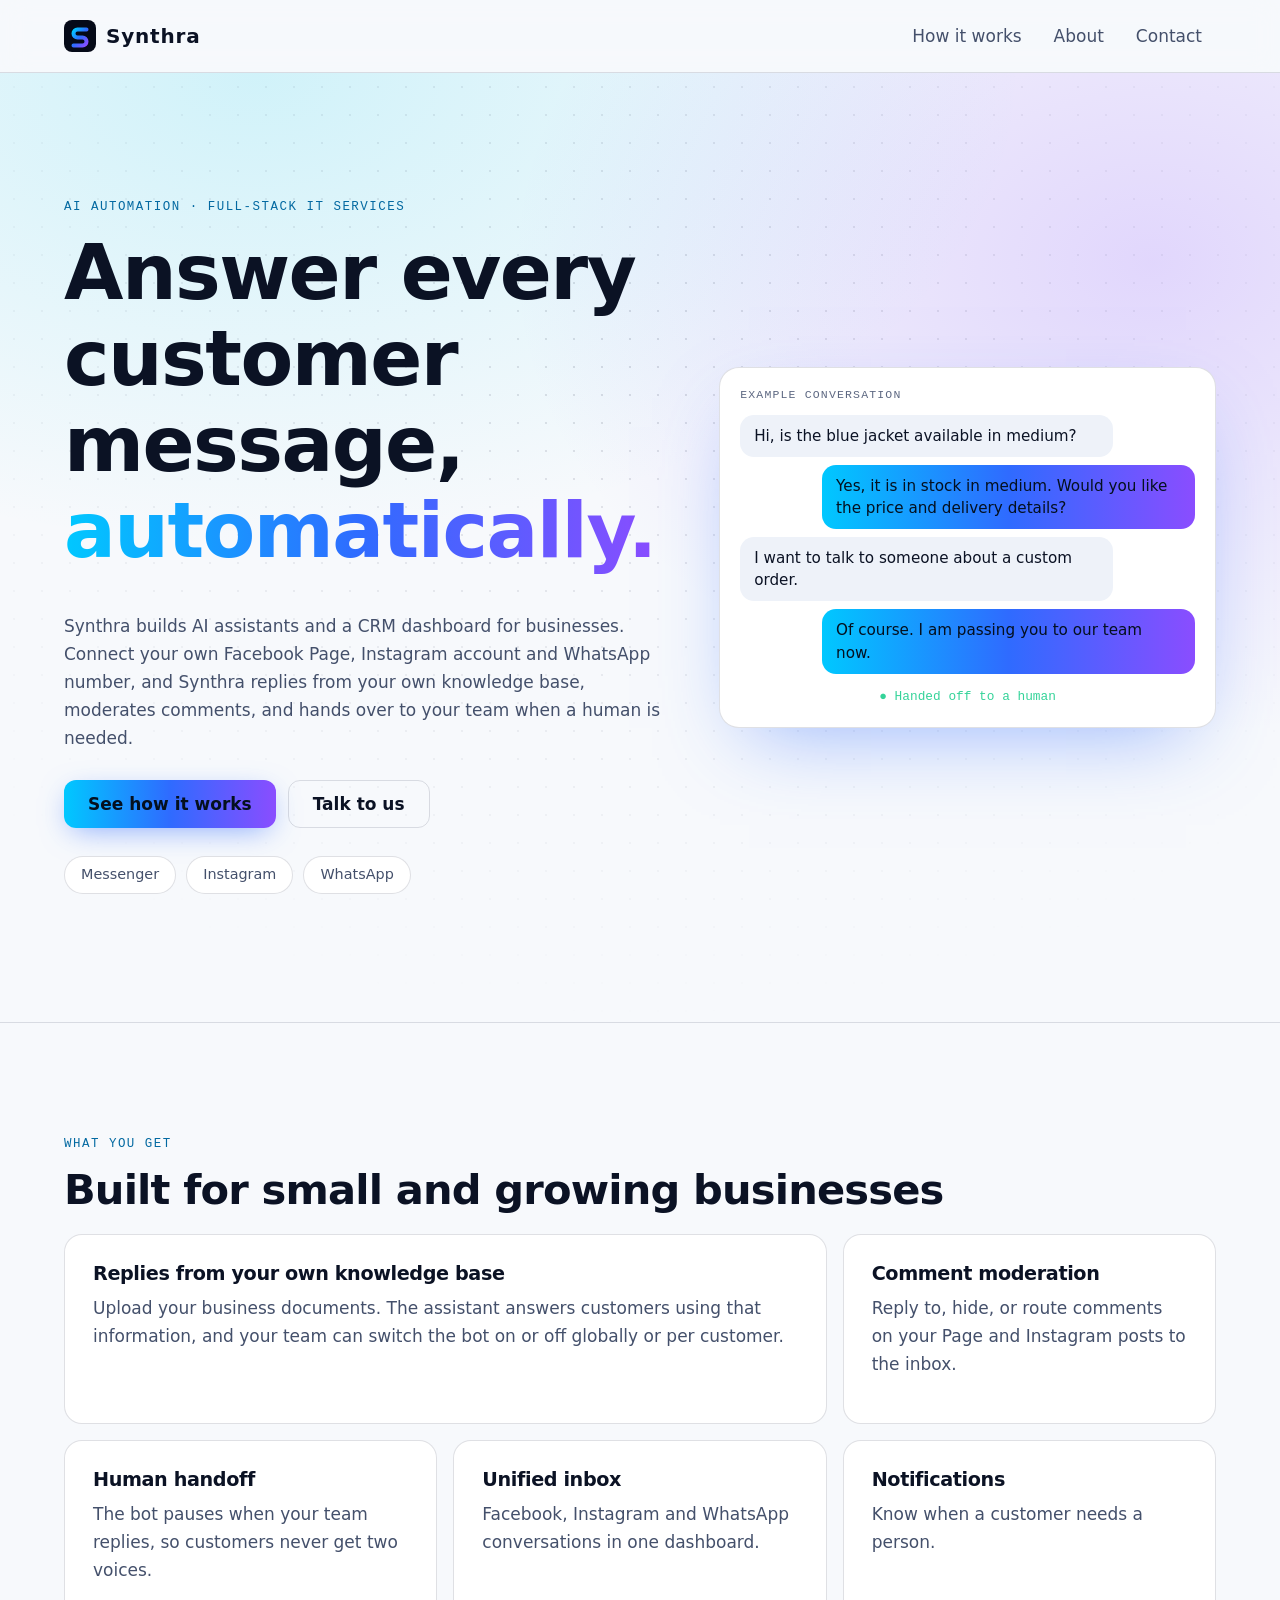
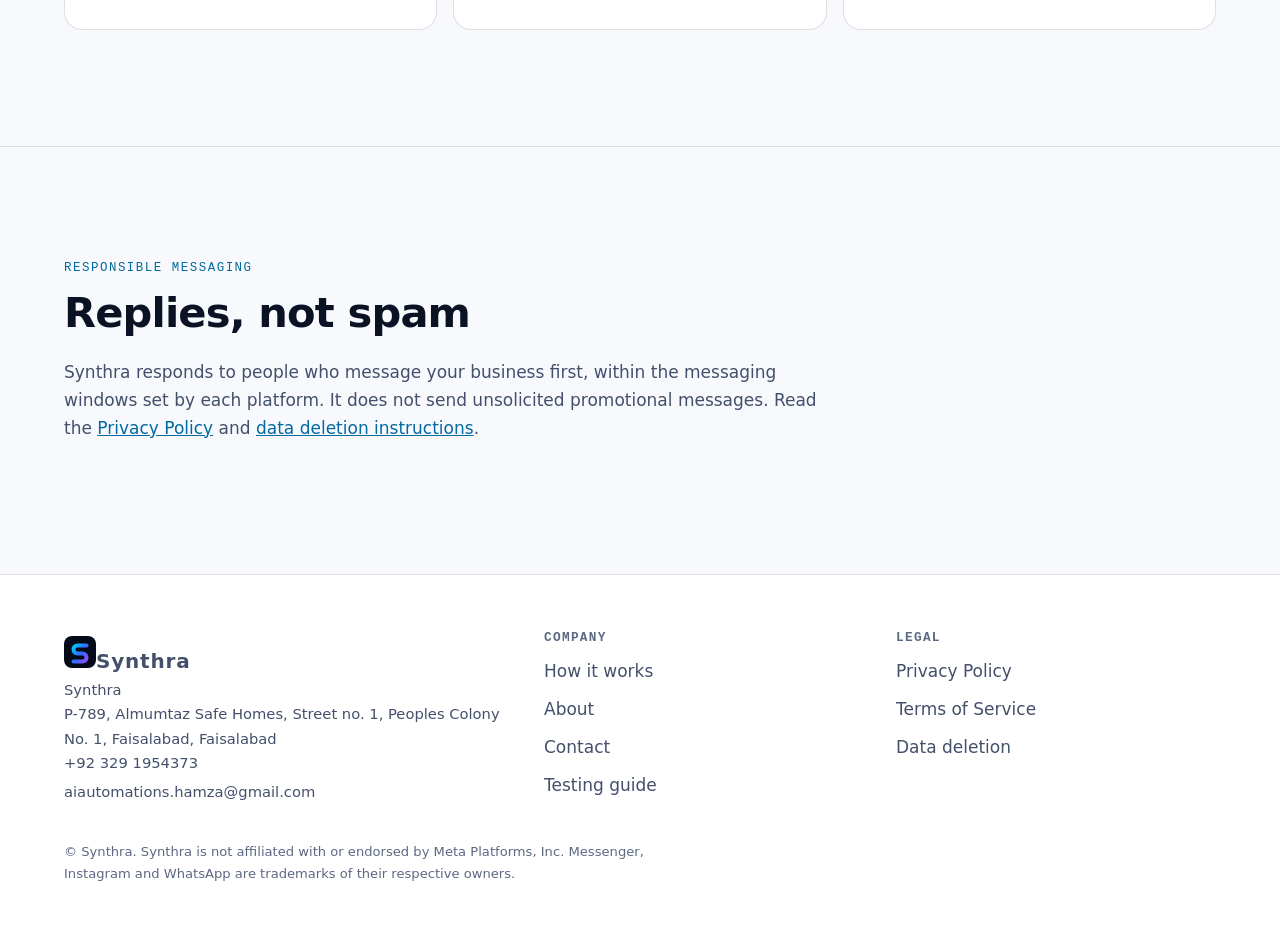
<file: index.html>
<!doctype html><html lang="en"><head><meta charset="utf-8"><meta name="viewport" content="width=device-width,initial-scale=1"><title>Synthra | AI customer messaging for Messenger, Instagram and WhatsApp</title><meta name="description" content="Synthra builds AI assistants and CRM tools that help businesses answer customer messages and moderate comments on Facebook, Instagram and WhatsApp."><link rel="canonical" href="https://www.synthra.online/"><link rel="icon" href="assets/logo.svg" type="image/svg+xml"><link rel="stylesheet" href="assets/styles.css">
<script type="application/ld+json">{"@context":"https://schema.org","@type":"Organization","name":"Synthra","legalName":"Synthra","url":"https://www.synthra.online","logo":"https://www.synthra.online/assets/logo.svg","email":"aiautomations.hamza@gmail.com","telephone":"+92 329 1954373","address":{"@type":"PostalAddress","streetAddress":"P-789, Almumtaz Safe Homes, Street no. 1, Peoples Colony No. 1","addressLocality":"Faisalabad","addressCountry":"PK"}}</script></head><body>
<a class="skip" href="#main">Skip to content</a>
<header class="hd"><div class="w nav"><a class="brand" href="index.html"><img src="assets/logo.svg" alt="" width="32" height="32">Synthra</a><nav aria-label="Main"><a href="how-it-works.html">How it works</a><a href="about.html">About</a><a href="contact.html">Contact</a></nav></div></header>
<main id="main">
<section class="hero"><div class="w"><div>
<span class="eyebrow">AI automation · Full-stack IT services</span>
<h1>Answer every customer message, <span class="grad">automatically.</span></h1>
<p>Synthra builds AI assistants and a CRM dashboard for businesses. Connect your own Facebook Page, Instagram account and WhatsApp number, and Synthra replies from your own knowledge base, moderates comments, and hands over to your team when a human is needed.</p>
<div class="cta"><a class="btn p" href="how-it-works.html">See how it works</a><a class="btn" href="contact.html">Talk to us</a></div>
<div class="chan" aria-label="Supported channels"><span>Messenger</span><span>Instagram</span><span>WhatsApp</span></div></div>
<div class="chat" role="img" aria-label="Example conversation between a customer and a business assistant"><small>Example conversation</small>
<div class="m u">Hi, is the blue jacket available in medium?</div>
<div class="m a">Yes, it is in stock in medium. Would you like the price and delivery details?</div>
<div class="m u">I want to talk to someone about a custom order.</div>
<div class="m a">Of course. I am passing you to our team now.</div>
<div class="note">● Handed off to a human</div></div></div></section>
<section class="sec"><div class="w"><span class="eyebrow">What you get</span><h2>Built for small and growing businesses</h2>
<div class="bento">
<div class="card wide"><h3>Replies from your own knowledge base</h3><p>Upload your business documents. The assistant answers customers using that information, and your team can switch the bot on or off globally or per customer.</p></div>
<div class="card"><h3>Comment moderation</h3><p>Reply to, hide, or route comments on your Page and Instagram posts to the inbox.</p></div>
<div class="card"><h3>Human handoff</h3><p>The bot pauses when your team replies, so customers never get two voices.</p></div>
<div class="card"><h3>Unified inbox</h3><p>Facebook, Instagram and WhatsApp conversations in one dashboard.</p></div>
<div class="card"><h3>Notifications</h3><p>Know when a customer needs a person.</p></div></div></div></section>
<section class="sec"><div class="w"><span class="eyebrow">Responsible messaging</span><h2>Replies, not spam</h2>
<p>Synthra responds to people who message your business first, within the messaging windows set by each platform. It does not send unsolicited promotional messages. Read the <a href="privacy.html">Privacy Policy</a> and <a href="data-deletion.html">data deletion instructions</a>.</p></div></section>
</main>
<footer class="ft"><div class="w"><div class="cols"><div><a class="brand" href="index.html"><img src="assets/logo.svg" alt="" width="32" height="32">Synthra</a><address>Synthra<br>P-789, Almumtaz Safe Homes, Street no. 1, Peoples Colony No. 1, Faisalabad, Faisalabad<br>+92 329 1954373<br><a href="mailto:aiautomations.hamza@gmail.com">aiautomations.hamza@gmail.com</a></address></div><div><h3>Company</h3><a href="how-it-works.html">How it works</a><a href="about.html">About</a><a href="contact.html">Contact</a><a href="testing.html">Testing guide</a></div><div><h3>Legal</h3><a href="privacy.html">Privacy Policy</a><a href="terms.html">Terms of Service</a><a href="data-deletion.html">Data deletion</a></div></div>
<p class="fine">© Synthra. Synthra is not affiliated with or endorsed by Meta Platforms, Inc. Messenger, Instagram and WhatsApp are trademarks of their respective owners.</p></div></footer></body></html>
</file>
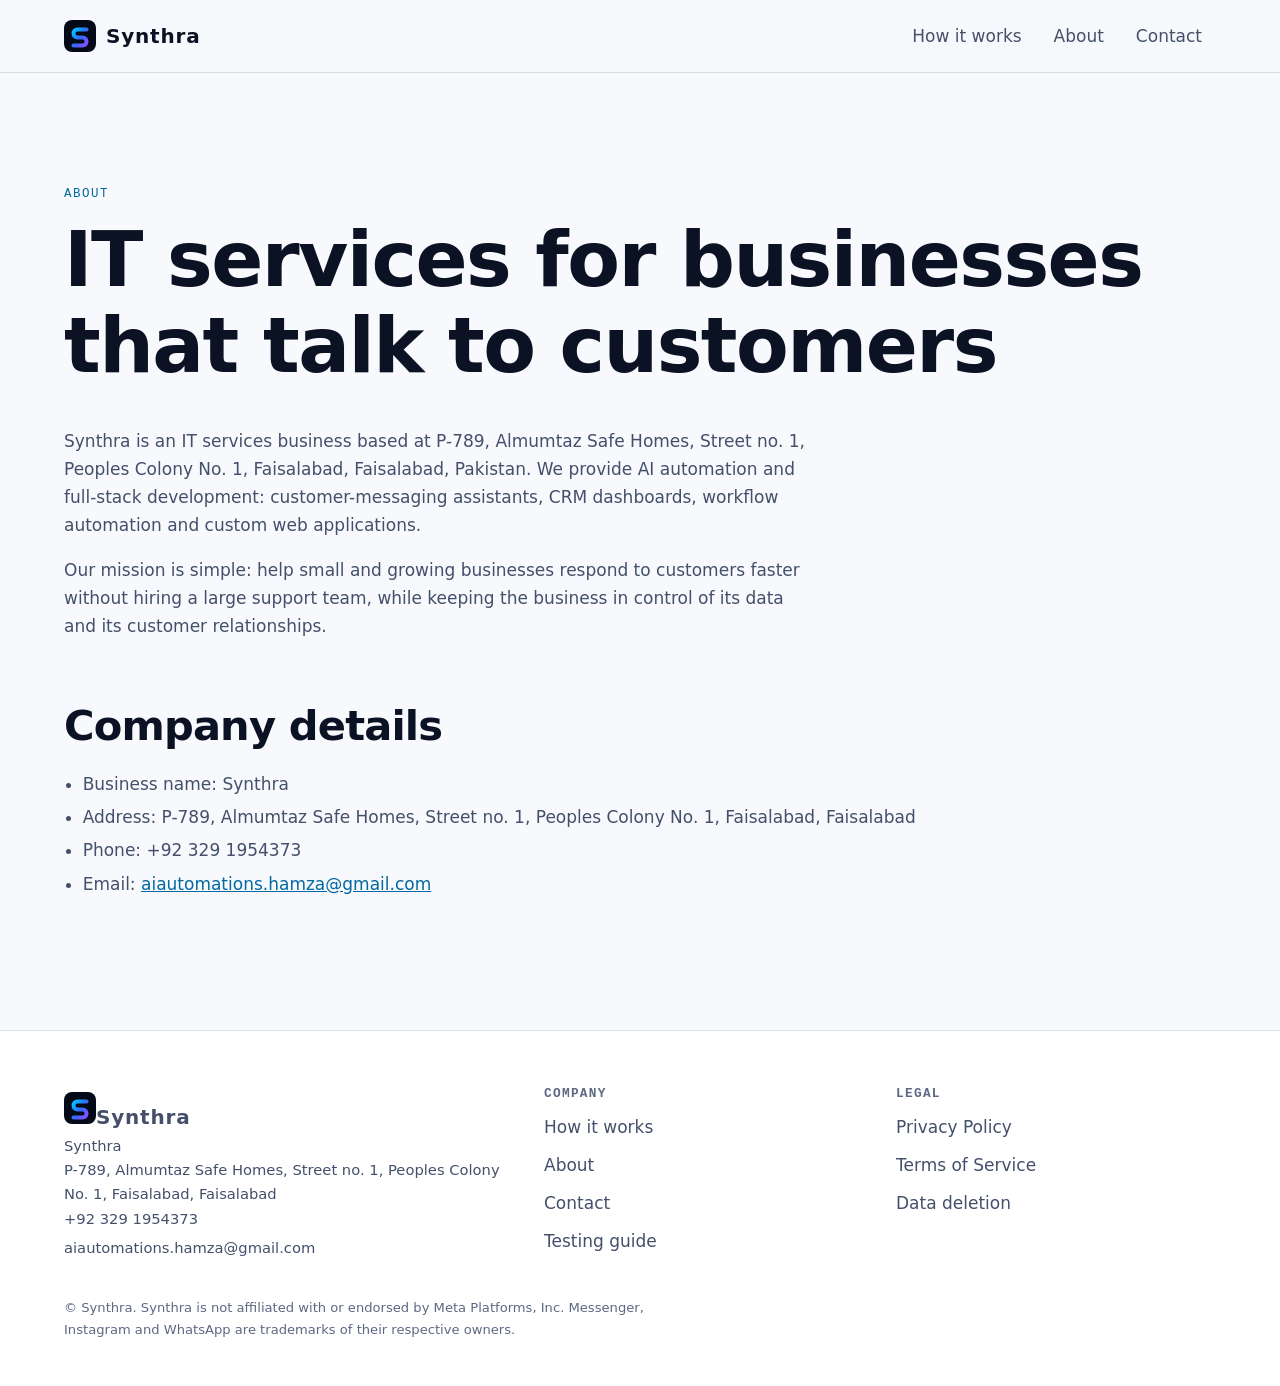
<file: about.html>
<!doctype html><html lang="en"><head><meta charset="utf-8"><meta name="viewport" content="width=device-width,initial-scale=1"><title>About | Synthra</title><meta name="description" content="Synthra is an IT services business in Faisalabad, Pakistan, specialising in AI automation and full-stack development."><link rel="canonical" href="https://www.synthra.online/about.html"><link rel="icon" href="assets/logo.svg" type="image/svg+xml"><link rel="stylesheet" href="assets/styles.css"></head><body>
<a class="skip" href="#main">Skip to content</a>
<header class="hd"><div class="w nav"><a class="brand" href="index.html"><img src="assets/logo.svg" alt="" width="32" height="32">Synthra</a><nav aria-label="Main"><a href="how-it-works.html">How it works</a><a href="about.html">About</a><a href="contact.html">Contact</a></nav></div></header>
<main id="main"><section class="sec" style="border:0"><div class="w"><span class="eyebrow">About</span><h1>IT services for businesses that talk to customers</h1>
<p>Synthra is an IT services business based at P-789, Almumtaz Safe Homes, Street no. 1, Peoples Colony No. 1, Faisalabad, Faisalabad, Pakistan. We provide AI automation and full-stack development: customer-messaging assistants, CRM dashboards, workflow automation and custom web applications.</p>
<p>Our mission is simple: help small and growing businesses respond to customers faster without hiring a large support team, while keeping the business in control of its data and its customer relationships.</p>
<h2 style="margin-top:1.5em">Company details</h2>
<ul class="f"><li>Business name: Synthra</li><li>Address: P-789, Almumtaz Safe Homes, Street no. 1, Peoples Colony No. 1, Faisalabad, Faisalabad</li><li>Phone: +92 329 1954373</li><li>Email: <a href="mailto:aiautomations.hamza@gmail.com">aiautomations.hamza@gmail.com</a></li></ul></div></section></main>
<footer class="ft"><div class="w"><div class="cols"><div><a class="brand" href="index.html"><img src="assets/logo.svg" alt="" width="32" height="32">Synthra</a><address>Synthra<br>P-789, Almumtaz Safe Homes, Street no. 1, Peoples Colony No. 1, Faisalabad, Faisalabad<br>+92 329 1954373<br><a href="mailto:aiautomations.hamza@gmail.com">aiautomations.hamza@gmail.com</a></address></div><div><h3>Company</h3><a href="how-it-works.html">How it works</a><a href="about.html">About</a><a href="contact.html">Contact</a><a href="testing.html">Testing guide</a></div><div><h3>Legal</h3><a href="privacy.html">Privacy Policy</a><a href="terms.html">Terms of Service</a><a href="data-deletion.html">Data deletion</a></div></div>
<p class="fine">© Synthra. Synthra is not affiliated with or endorsed by Meta Platforms, Inc. Messenger, Instagram and WhatsApp are trademarks of their respective owners.</p></div></footer></body></html>
</file>
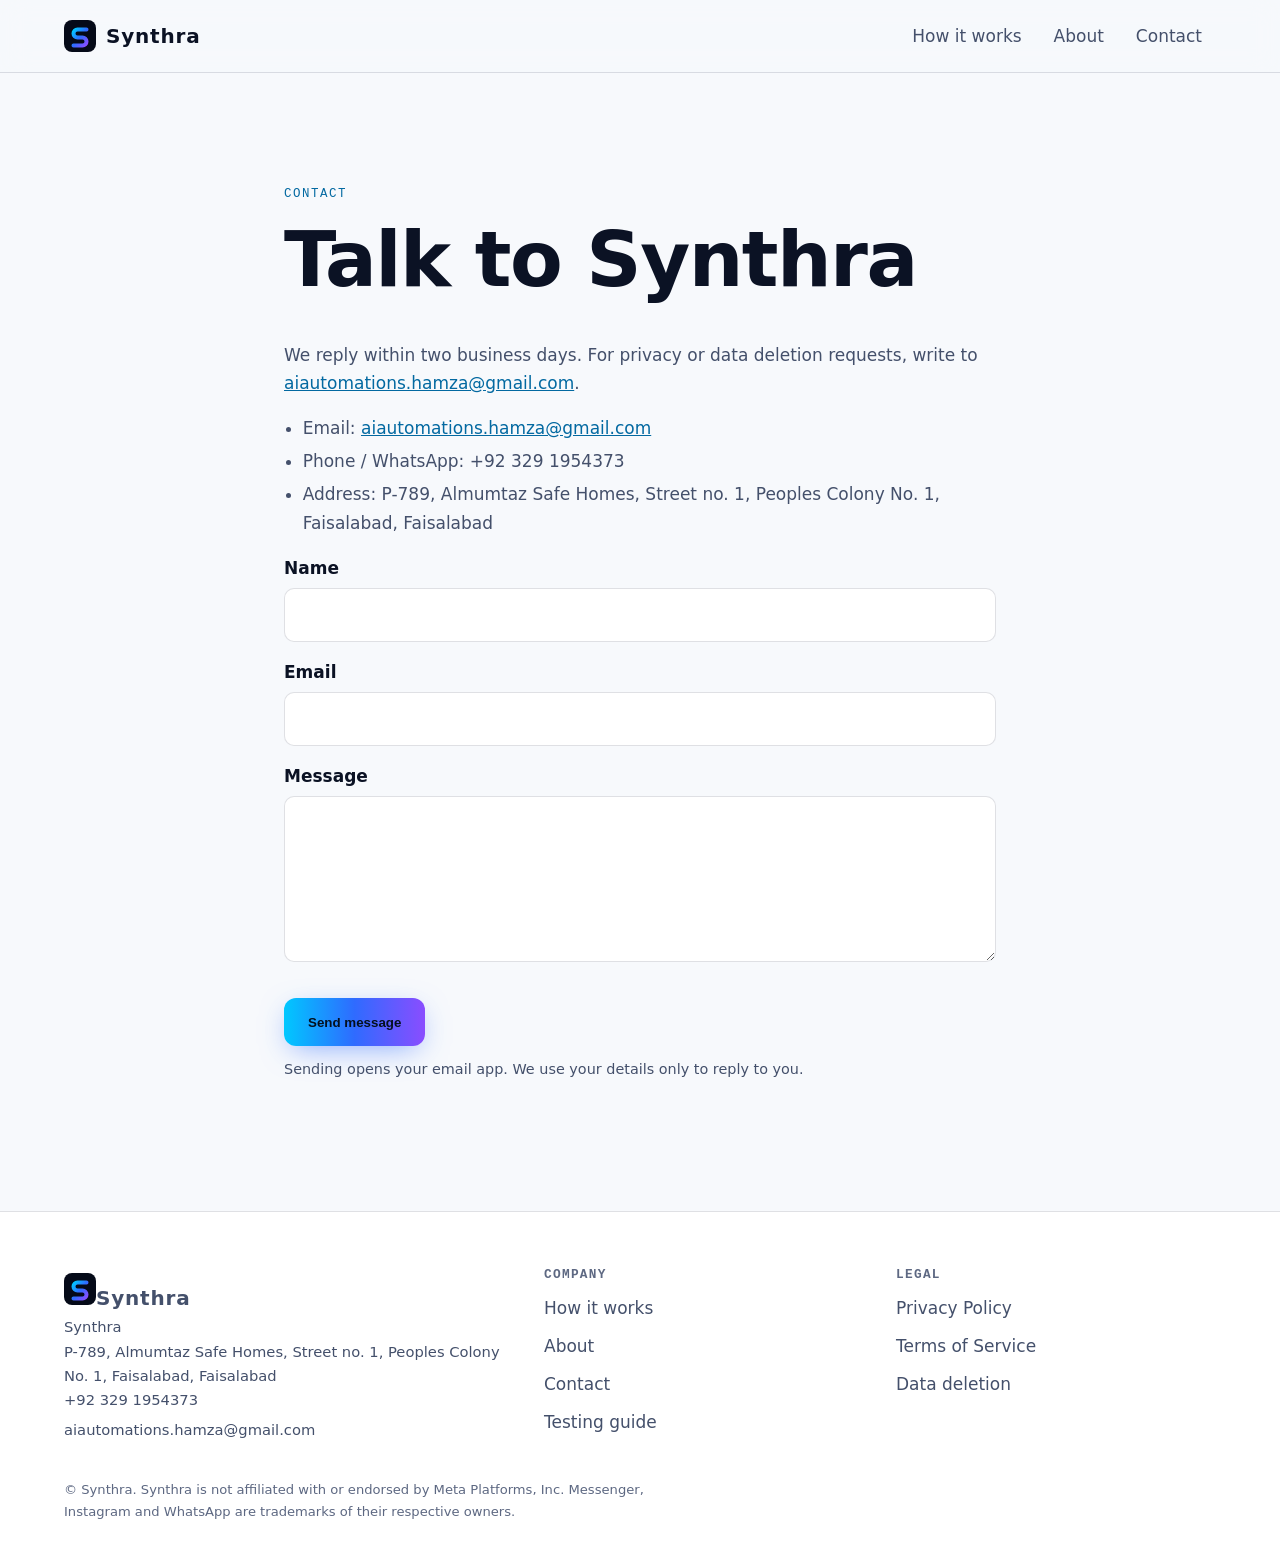
<file: contact.html>
<!doctype html><html lang="en"><head><meta charset="utf-8"><meta name="viewport" content="width=device-width,initial-scale=1"><title>Contact | Synthra</title><meta name="description" content="Contact Synthra by email, phone or the form. We reply within two business days."><link rel="canonical" href="https://www.synthra.online/contact.html"><link rel="icon" href="assets/logo.svg" type="image/svg+xml"><link rel="stylesheet" href="assets/styles.css"></head><body>
<a class="skip" href="#main">Skip to content</a>
<header class="hd"><div class="w nav"><a class="brand" href="index.html"><img src="assets/logo.svg" alt="" width="32" height="32">Synthra</a><nav aria-label="Main"><a href="how-it-works.html">How it works</a><a href="about.html">About</a><a href="contact.html">Contact</a></nav></div></header>
<main id="main"><section class="sec" style="border:0"><div class="w" style="max-width:760px"><span class="eyebrow">Contact</span><h1>Talk to Synthra</h1>
<p>We reply within two business days. For privacy or data deletion requests, write to <a href="mailto:aiautomations.hamza@gmail.com">aiautomations.hamza@gmail.com</a>.</p>
<ul class="f"><li>Email: <a href="mailto:aiautomations.hamza@gmail.com">aiautomations.hamza@gmail.com</a></li><li>Phone / WhatsApp: +92 329 1954373</li><li>Address: P-789, Almumtaz Safe Homes, Street no. 1, Peoples Colony No. 1, Faisalabad, Faisalabad</li></ul>
<form action="mailto:aiautomations.hamza@gmail.com" method="post" enctype="text/plain"><label for="n">Name</label><input id="n" name="name" required autocomplete="name"><label for="e">Email</label><input id="e" name="email" type="email" required autocomplete="email"><label for="m">Message</label><textarea id="m" name="message" rows="5" required></textarea><div class="cta"><button class="btn p" type="submit">Send message</button></div><p style="margin-top:12px;font-size:.9rem">Sending opens your email app. We use your details only to reply to you.</p></form></div></section></main>
<footer class="ft"><div class="w"><div class="cols"><div><a class="brand" href="index.html"><img src="assets/logo.svg" alt="" width="32" height="32">Synthra</a><address>Synthra<br>P-789, Almumtaz Safe Homes, Street no. 1, Peoples Colony No. 1, Faisalabad, Faisalabad<br>+92 329 1954373<br><a href="mailto:aiautomations.hamza@gmail.com">aiautomations.hamza@gmail.com</a></address></div><div><h3>Company</h3><a href="how-it-works.html">How it works</a><a href="about.html">About</a><a href="contact.html">Contact</a><a href="testing.html">Testing guide</a></div><div><h3>Legal</h3><a href="privacy.html">Privacy Policy</a><a href="terms.html">Terms of Service</a><a href="data-deletion.html">Data deletion</a></div></div>
<p class="fine">© Synthra. Synthra is not affiliated with or endorsed by Meta Platforms, Inc. Messenger, Instagram and WhatsApp are trademarks of their respective owners.</p></div></footer></body></html>
</file>
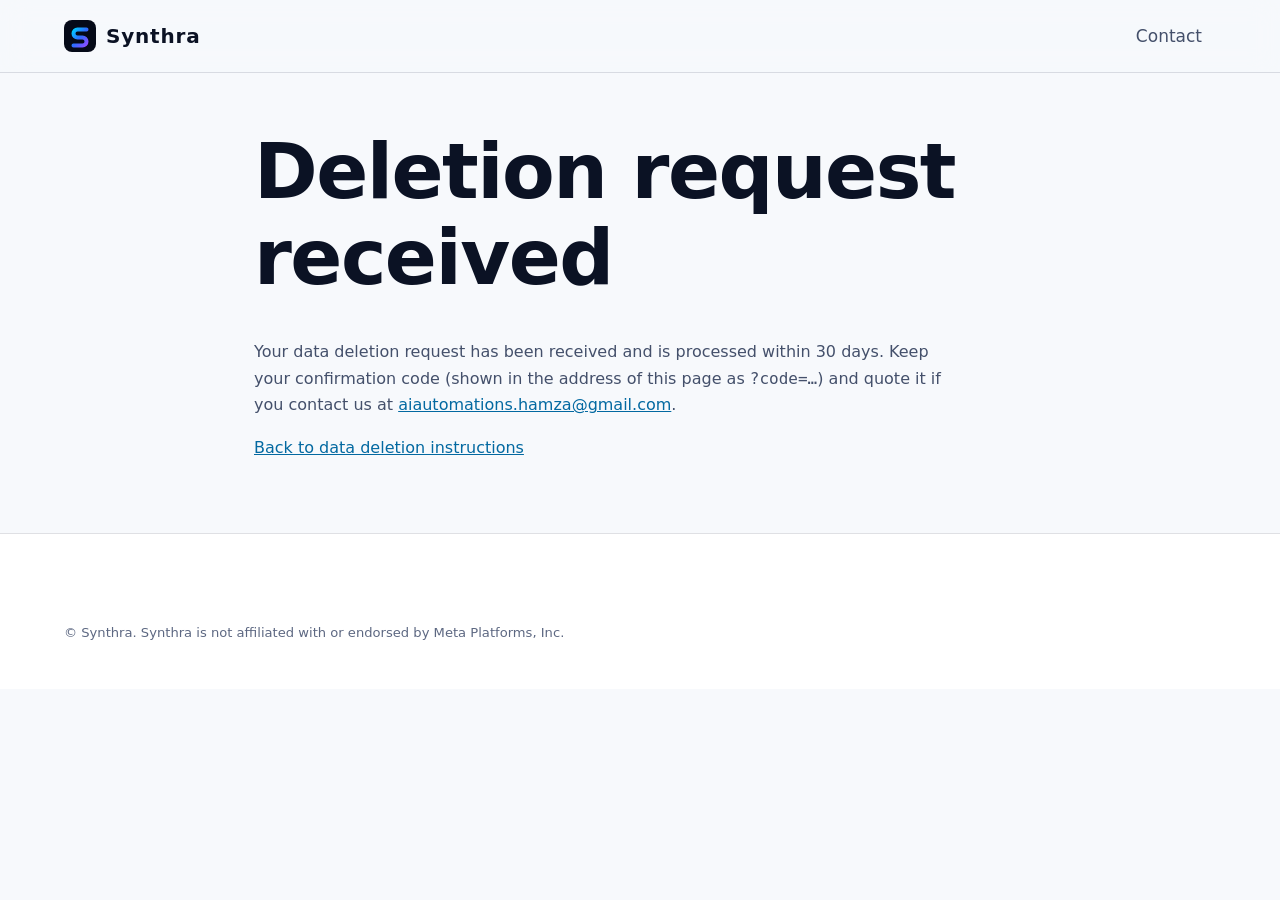
<file: data-deletion-status.html>
<!doctype html><html lang="en"><head><meta charset="utf-8"><meta name="viewport" content="width=device-width,initial-scale=1"><title>Deletion request status | Synthra</title><meta name="description" content="Status of a Synthra data deletion request."><link rel="canonical" href="https://www.synthra.online/data-deletion-status.html"><link rel="icon" href="assets/logo.svg" type="image/svg+xml"><link rel="stylesheet" href="assets/styles.css"></head><body>
<header class="hd"><div class="w nav"><a class="brand" href="index.html"><img src="assets/logo.svg" alt="" width="32" height="32">Synthra</a><nav aria-label="Main"><a href="contact.html">Contact</a></nav></div></header>
<main id="main" class="legal"><div class="w"><h1>Deletion request received</h1>
<p>Your data deletion request has been received and is processed within 30 days. Keep your confirmation code (shown in the address of this page as <code>?code=…</code>) and quote it if you contact us at <a href="mailto:aiautomations.hamza@gmail.com">aiautomations.hamza@gmail.com</a>.</p>
<p><a href="data-deletion.html">Back to data deletion instructions</a></p></div></main>
<footer class="ft"><div class="w"><p class="fine">© Synthra. Synthra is not affiliated with or endorsed by Meta Platforms, Inc.</p></div></footer></body></html>
</file>
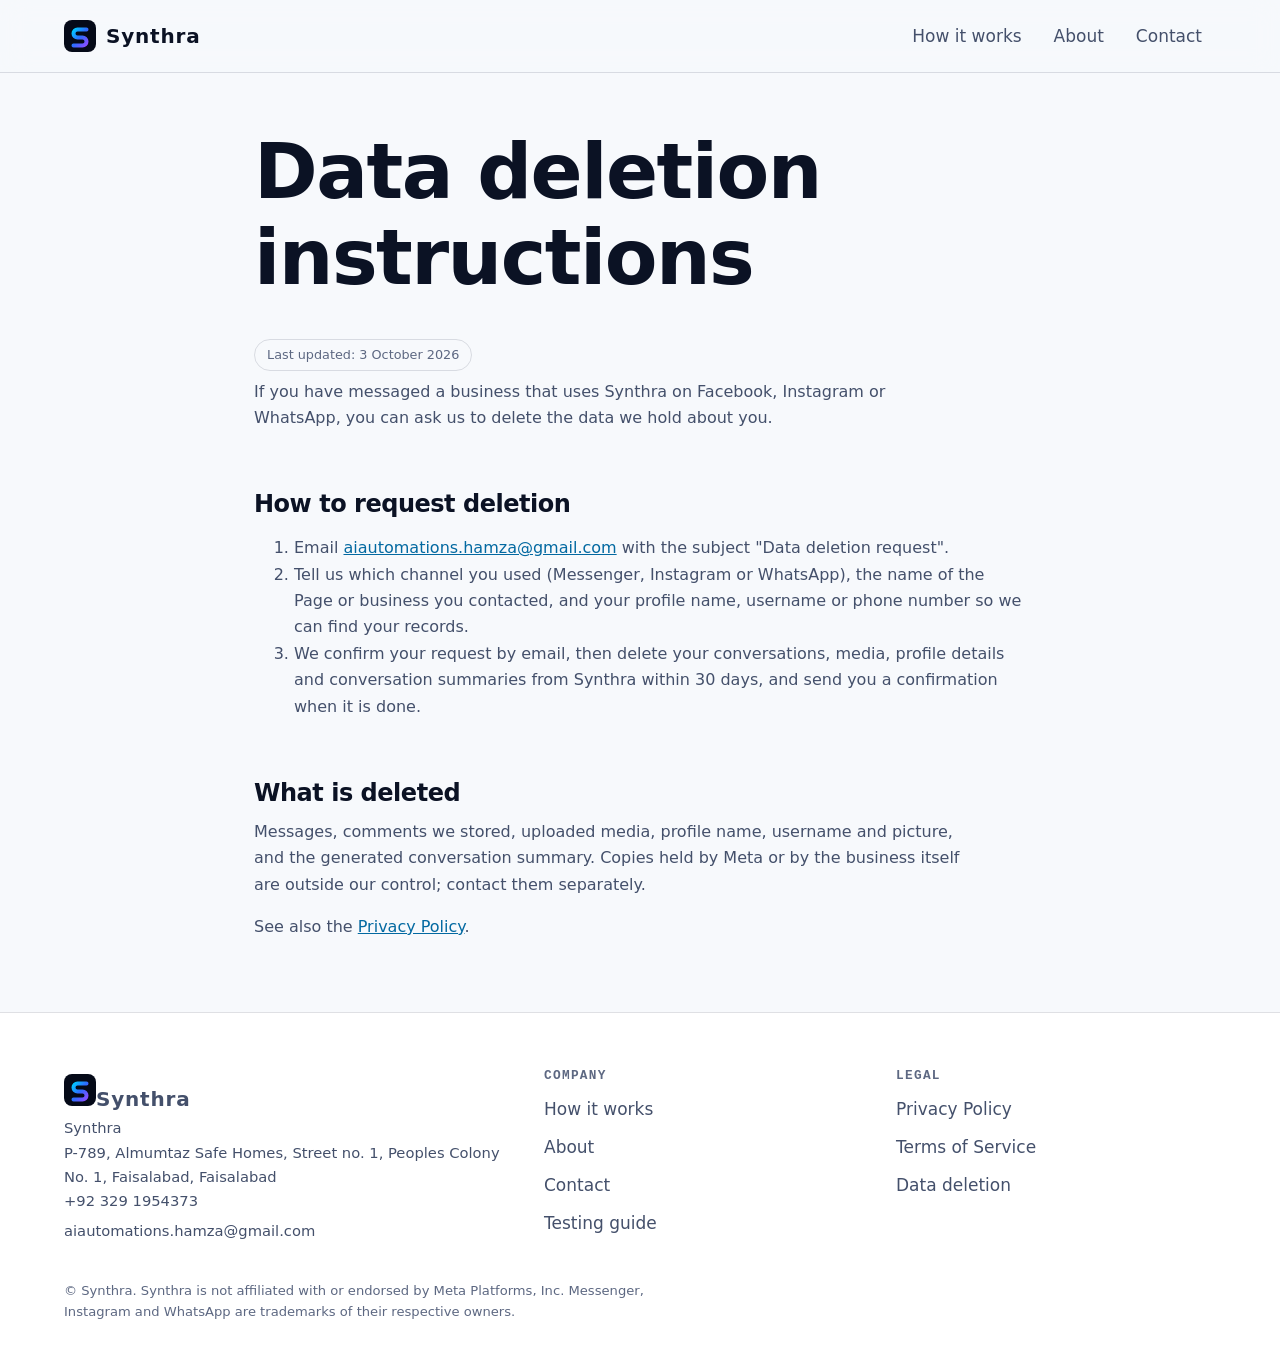
<file: data-deletion.html>
<!doctype html><html lang="en"><head><meta charset="utf-8"><meta name="viewport" content="width=device-width,initial-scale=1"><title>Data deletion | Synthra</title><meta name="description" content="How to ask Synthra to delete the messages and personal data it holds about you."><link rel="canonical" href="https://www.synthra.online/data-deletion.html"><link rel="icon" href="assets/logo.svg" type="image/svg+xml"><link rel="stylesheet" href="assets/styles.css"></head><body>
<a class="skip" href="#main">Skip to content</a>
<header class="hd"><div class="w nav"><a class="brand" href="index.html"><img src="assets/logo.svg" alt="" width="32" height="32">Synthra</a><nav aria-label="Main"><a href="how-it-works.html">How it works</a><a href="about.html">About</a><a href="contact.html">Contact</a></nav></div></header>
<main id="main" class="legal"><div class="w"><h1>Data deletion instructions</h1><span class="chip">Last updated: 3 October 2026</span>
<p>If you have messaged a business that uses Synthra on Facebook, Instagram or WhatsApp, you can ask us to delete the data we hold about you.</p>
<h2>How to request deletion</h2>
<ol><li>Email <a href="mailto:aiautomations.hamza@gmail.com">aiautomations.hamza@gmail.com</a> with the subject "Data deletion request".</li><li>Tell us which channel you used (Messenger, Instagram or WhatsApp), the name of the Page or business you contacted, and your profile name, username or phone number so we can find your records.</li><li>We confirm your request by email, then delete your conversations, media, profile details and conversation summaries from Synthra within 30 days, and send you a confirmation when it is done.</li></ol>
<h2>What is deleted</h2><p>Messages, comments we stored, uploaded media, profile name, username and picture, and the generated conversation summary. Copies held by Meta or by the business itself are outside our control; contact them separately.</p>
<p>See also the <a href="privacy.html">Privacy Policy</a>.</p></div></main>
<footer class="ft"><div class="w"><div class="cols"><div><a class="brand" href="index.html"><img src="assets/logo.svg" alt="" width="32" height="32">Synthra</a><address>Synthra<br>P-789, Almumtaz Safe Homes, Street no. 1, Peoples Colony No. 1, Faisalabad, Faisalabad<br>+92 329 1954373<br><a href="mailto:aiautomations.hamza@gmail.com">aiautomations.hamza@gmail.com</a></address></div><div><h3>Company</h3><a href="how-it-works.html">How it works</a><a href="about.html">About</a><a href="contact.html">Contact</a><a href="testing.html">Testing guide</a></div><div><h3>Legal</h3><a href="privacy.html">Privacy Policy</a><a href="terms.html">Terms of Service</a><a href="data-deletion.html">Data deletion</a></div></div>
<p class="fine">© Synthra. Synthra is not affiliated with or endorsed by Meta Platforms, Inc. Messenger, Instagram and WhatsApp are trademarks of their respective owners.</p></div></footer></body></html>
</file>
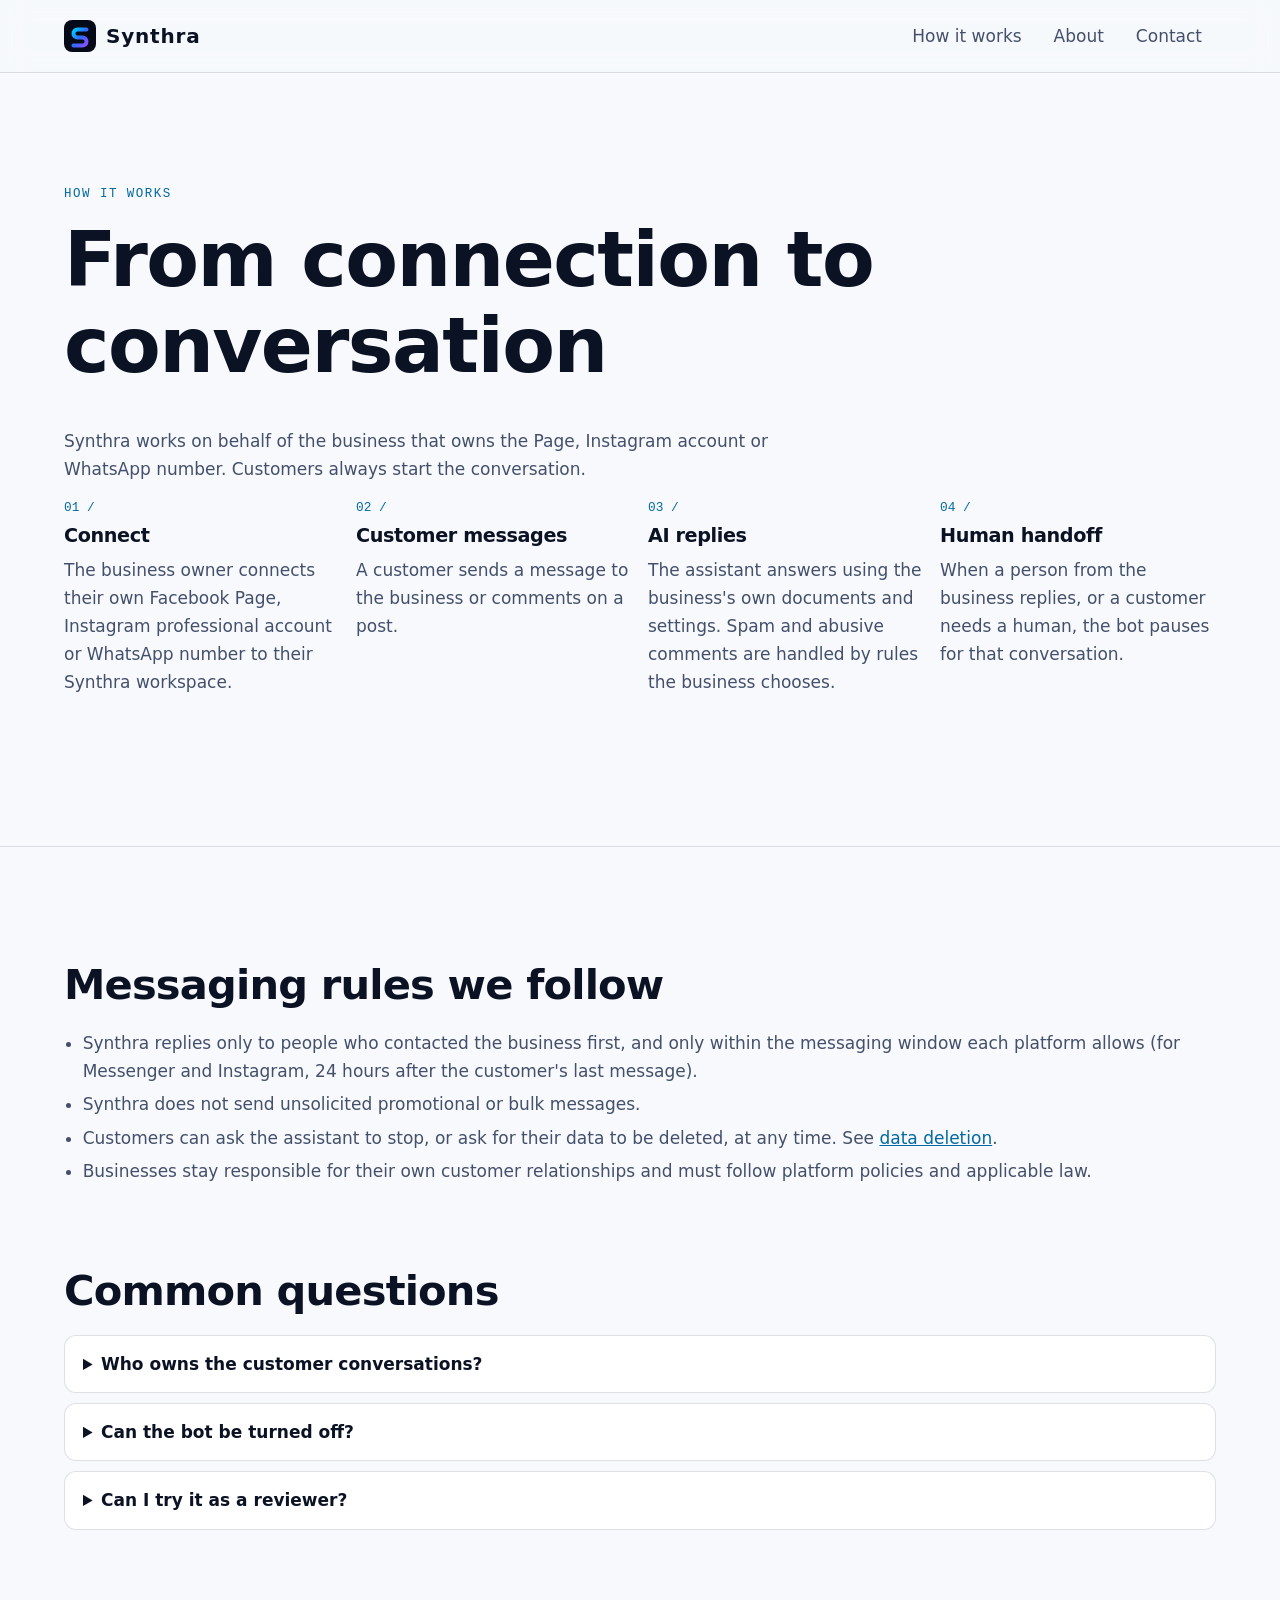
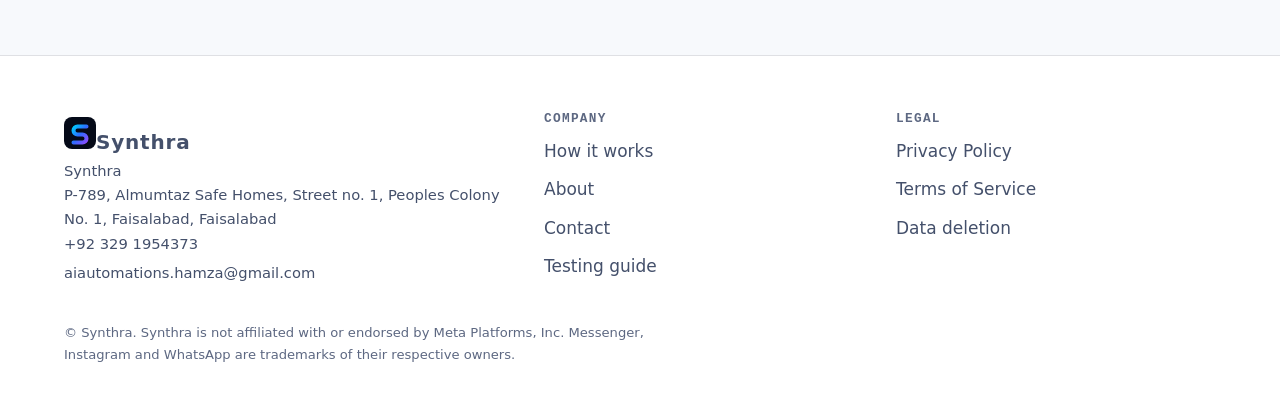
<file: how-it-works.html>
<!doctype html><html lang="en"><head><meta charset="utf-8"><meta name="viewport" content="width=device-width,initial-scale=1"><title>How it works | Synthra</title><meta name="description" content="How Synthra connects to your Facebook Page, Instagram and WhatsApp, replies from your knowledge base, and hands over to your team."><link rel="canonical" href="https://www.synthra.online/how-it-works.html"><link rel="icon" href="assets/logo.svg" type="image/svg+xml"><link rel="stylesheet" href="assets/styles.css"></head><body>
<a class="skip" href="#main">Skip to content</a>
<header class="hd"><div class="w nav"><a class="brand" href="index.html"><img src="assets/logo.svg" alt="" width="32" height="32">Synthra</a><nav aria-label="Main"><a href="how-it-works.html">How it works</a><a href="about.html">About</a><a href="contact.html">Contact</a></nav></div></header>
<main id="main"><section class="sec" style="border:0"><div class="w"><span class="eyebrow">How it works</span><h1>From connection to conversation</h1>
<p>Synthra works on behalf of the business that owns the Page, Instagram account or WhatsApp number. Customers always start the conversation.</p>
<ol class="steps">
<li><h3>Connect</h3><p>The business owner connects their own Facebook Page, Instagram professional account or WhatsApp number to their Synthra workspace.</p></li>
<li><h3>Customer messages</h3><p>A customer sends a message to the business or comments on a post.</p></li>
<li><h3>AI replies</h3><p>The assistant answers using the business's own documents and settings. Spam and abusive comments are handled by rules the business chooses.</p></li>
<li><h3>Human handoff</h3><p>When a person from the business replies, or a customer needs a human, the bot pauses for that conversation.</p></li></ol></div></section>
<section class="sec"><div class="w"><h2>Messaging rules we follow</h2>
<ul class="f"><li>Synthra replies only to people who contacted the business first, and only within the messaging window each platform allows (for Messenger and Instagram, 24 hours after the customer's last message).</li><li>Synthra does not send unsolicited promotional or bulk messages.</li><li>Customers can ask the assistant to stop, or ask for their data to be deleted, at any time. See <a href="data-deletion.html">data deletion</a>.</li><li>Businesses stay responsible for their own customer relationships and must follow platform policies and applicable law.</li></ul>
<h2 style="margin-top:2em">Common questions</h2>
<details><summary>Who owns the customer conversations?</summary><p>The business that connected its accounts. Synthra processes them on that business's behalf.</p></details>
<details><summary>Can the bot be turned off?</summary><p>Yes. The business can pause the assistant for a channel or for a single customer from the dashboard.</p></details>
<details><summary>Can I try it as a reviewer?</summary><p>Yes, see the <a href="testing.html">testing guide</a>.</p></details></div></section></main>
<footer class="ft"><div class="w"><div class="cols"><div><a class="brand" href="index.html"><img src="assets/logo.svg" alt="" width="32" height="32">Synthra</a><address>Synthra<br>P-789, Almumtaz Safe Homes, Street no. 1, Peoples Colony No. 1, Faisalabad, Faisalabad<br>+92 329 1954373<br><a href="mailto:aiautomations.hamza@gmail.com">aiautomations.hamza@gmail.com</a></address></div><div><h3>Company</h3><a href="how-it-works.html">How it works</a><a href="about.html">About</a><a href="contact.html">Contact</a><a href="testing.html">Testing guide</a></div><div><h3>Legal</h3><a href="privacy.html">Privacy Policy</a><a href="terms.html">Terms of Service</a><a href="data-deletion.html">Data deletion</a></div></div>
<p class="fine">© Synthra. Synthra is not affiliated with or endorsed by Meta Platforms, Inc. Messenger, Instagram and WhatsApp are trademarks of their respective owners.</p></div></footer></body></html>
</file>
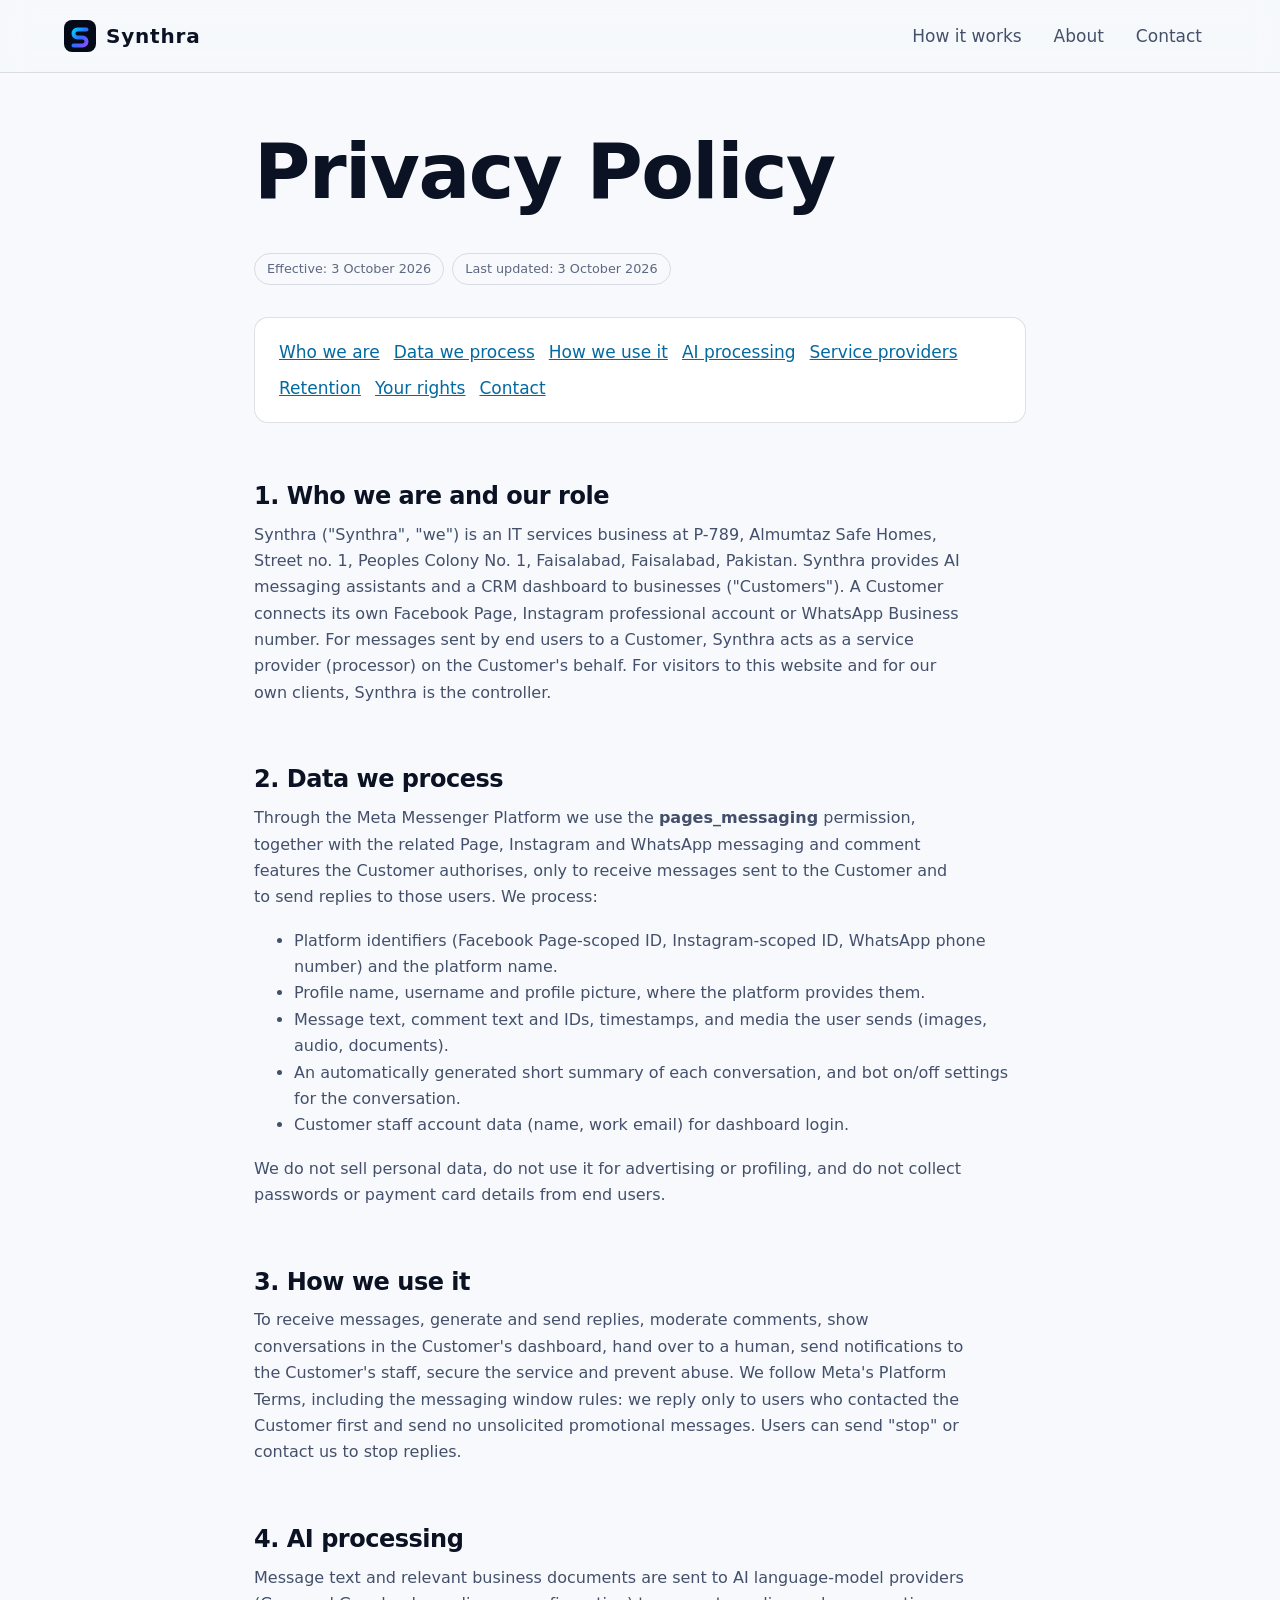
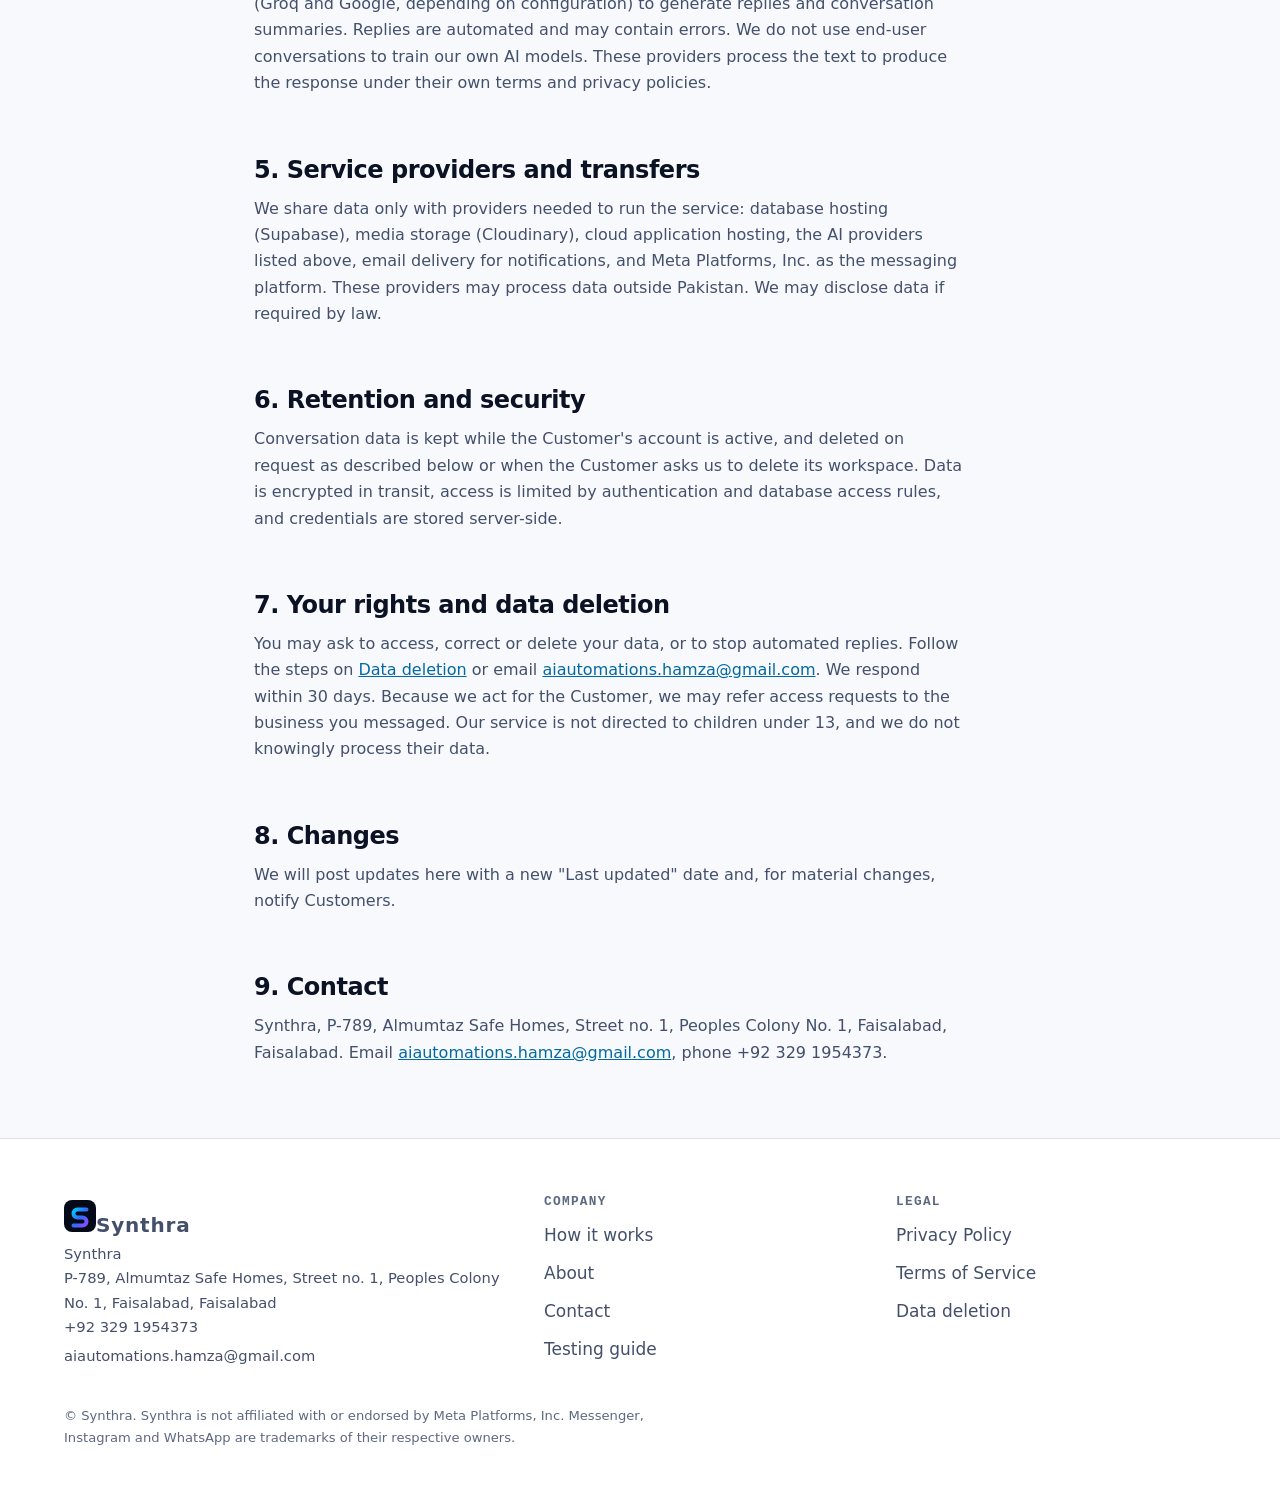
<file: privacy.html>
<!doctype html><html lang="en"><head><meta charset="utf-8"><meta name="viewport" content="width=device-width,initial-scale=1"><title>Privacy Policy | Synthra</title><meta name="description" content="How Synthra collects, uses, stores and deletes data when businesses connect Facebook, Instagram and WhatsApp to the Synthra messaging assistant."><link rel="canonical" href="https://www.synthra.online/privacy.html"><link rel="icon" href="assets/logo.svg" type="image/svg+xml"><link rel="stylesheet" href="assets/styles.css"></head><body>
<a class="skip" href="#main">Skip to content</a>
<header class="hd"><div class="w nav"><a class="brand" href="index.html"><img src="assets/logo.svg" alt="" width="32" height="32">Synthra</a><nav aria-label="Main"><a href="how-it-works.html">How it works</a><a href="about.html">About</a><a href="contact.html">Contact</a></nav></div></header>
<main id="main" class="legal"><div class="w"><h1>Privacy Policy</h1><span class="chip">Effective: 3 October 2026</span><span class="chip">Last updated: 3 October 2026</span>
<nav class="toc" aria-label="Contents"><a href="#who">Who we are</a><a href="#data">Data we process</a><a href="#why">How we use it</a><a href="#ai">AI processing</a><a href="#share">Service providers</a><a href="#retention">Retention</a><a href="#rights">Your rights</a><a href="#contact">Contact</a></nav>
<h2 id="who">1. Who we are and our role</h2>
<p>Synthra ("Synthra", "we") is an IT services business at P-789, Almumtaz Safe Homes, Street no. 1, Peoples Colony No. 1, Faisalabad, Faisalabad, Pakistan. Synthra provides AI messaging assistants and a CRM dashboard to businesses ("Customers"). A Customer connects its own Facebook Page, Instagram professional account or WhatsApp Business number. For messages sent by end users to a Customer, Synthra acts as a service provider (processor) on the Customer's behalf. For visitors to this website and for our own clients, Synthra is the controller.</p>
<h2 id="data">2. Data we process</h2>
<p>Through the Meta Messenger Platform we use the <strong>pages_messaging</strong> permission, together with the related Page, Instagram and WhatsApp messaging and comment features the Customer authorises, only to receive messages sent to the Customer and to send replies to those users. We process:</p>
<ul><li>Platform identifiers (Facebook Page-scoped ID, Instagram-scoped ID, WhatsApp phone number) and the platform name.</li><li>Profile name, username and profile picture, where the platform provides them.</li><li>Message text, comment text and IDs, timestamps, and media the user sends (images, audio, documents).</li><li>An automatically generated short summary of each conversation, and bot on/off settings for the conversation.</li><li>Customer staff account data (name, work email) for dashboard login.</li></ul>
<p>We do not sell personal data, do not use it for advertising or profiling, and do not collect passwords or payment card details from end users.</p>
<h2 id="why">3. How we use it</h2>
<p>To receive messages, generate and send replies, moderate comments, show conversations in the Customer's dashboard, hand over to a human, send notifications to the Customer's staff, secure the service and prevent abuse. We follow Meta's Platform Terms, including the messaging window rules: we reply only to users who contacted the Customer first and send no unsolicited promotional messages. Users can send "stop" or contact us to stop replies.</p>
<h2 id="ai">4. AI processing</h2>
<p>Message text and relevant business documents are sent to AI language-model providers (Groq and Google, depending on configuration) to generate replies and conversation summaries. Replies are automated and may contain errors. We do not use end-user conversations to train our own AI models. These providers process the text to produce the response under their own terms and privacy policies.</p>
<h2 id="share">5. Service providers and transfers</h2>
<p>We share data only with providers needed to run the service: database hosting (Supabase), media storage (Cloudinary), cloud application hosting, the AI providers listed above, email delivery for notifications, and Meta Platforms, Inc. as the messaging platform. These providers may process data outside Pakistan. We may disclose data if required by law.</p>
<h2 id="retention">6. Retention and security</h2>
<p>Conversation data is kept while the Customer's account is active, and deleted on request as described below or when the Customer asks us to delete its workspace. Data is encrypted in transit, access is limited by authentication and database access rules, and credentials are stored server-side.</p>
<h2 id="rights">7. Your rights and data deletion</h2>
<p>You may ask to access, correct or delete your data, or to stop automated replies. Follow the steps on <a href="data-deletion.html">Data deletion</a> or email <a href="mailto:aiautomations.hamza@gmail.com">aiautomations.hamza@gmail.com</a>. We respond within 30 days. Because we act for the Customer, we may refer access requests to the business you messaged. Our service is not directed to children under 13, and we do not knowingly process their data.</p>
<h2 id="changes">8. Changes</h2><p>We will post updates here with a new "Last updated" date and, for material changes, notify Customers.</p>
<h2 id="contact">9. Contact</h2><p>Synthra, P-789, Almumtaz Safe Homes, Street no. 1, Peoples Colony No. 1, Faisalabad, Faisalabad. Email <a href="mailto:aiautomations.hamza@gmail.com">aiautomations.hamza@gmail.com</a>, phone +92 329 1954373.</p></div></main>
<footer class="ft"><div class="w"><div class="cols"><div><a class="brand" href="index.html"><img src="assets/logo.svg" alt="" width="32" height="32">Synthra</a><address>Synthra<br>P-789, Almumtaz Safe Homes, Street no. 1, Peoples Colony No. 1, Faisalabad, Faisalabad<br>+92 329 1954373<br><a href="mailto:aiautomations.hamza@gmail.com">aiautomations.hamza@gmail.com</a></address></div><div><h3>Company</h3><a href="how-it-works.html">How it works</a><a href="about.html">About</a><a href="contact.html">Contact</a><a href="testing.html">Testing guide</a></div><div><h3>Legal</h3><a href="privacy.html">Privacy Policy</a><a href="terms.html">Terms of Service</a><a href="data-deletion.html">Data deletion</a></div></div>
<p class="fine">© Synthra. Synthra is not affiliated with or endorsed by Meta Platforms, Inc. Messenger, Instagram and WhatsApp are trademarks of their respective owners.</p></div></footer></body></html>
</file>
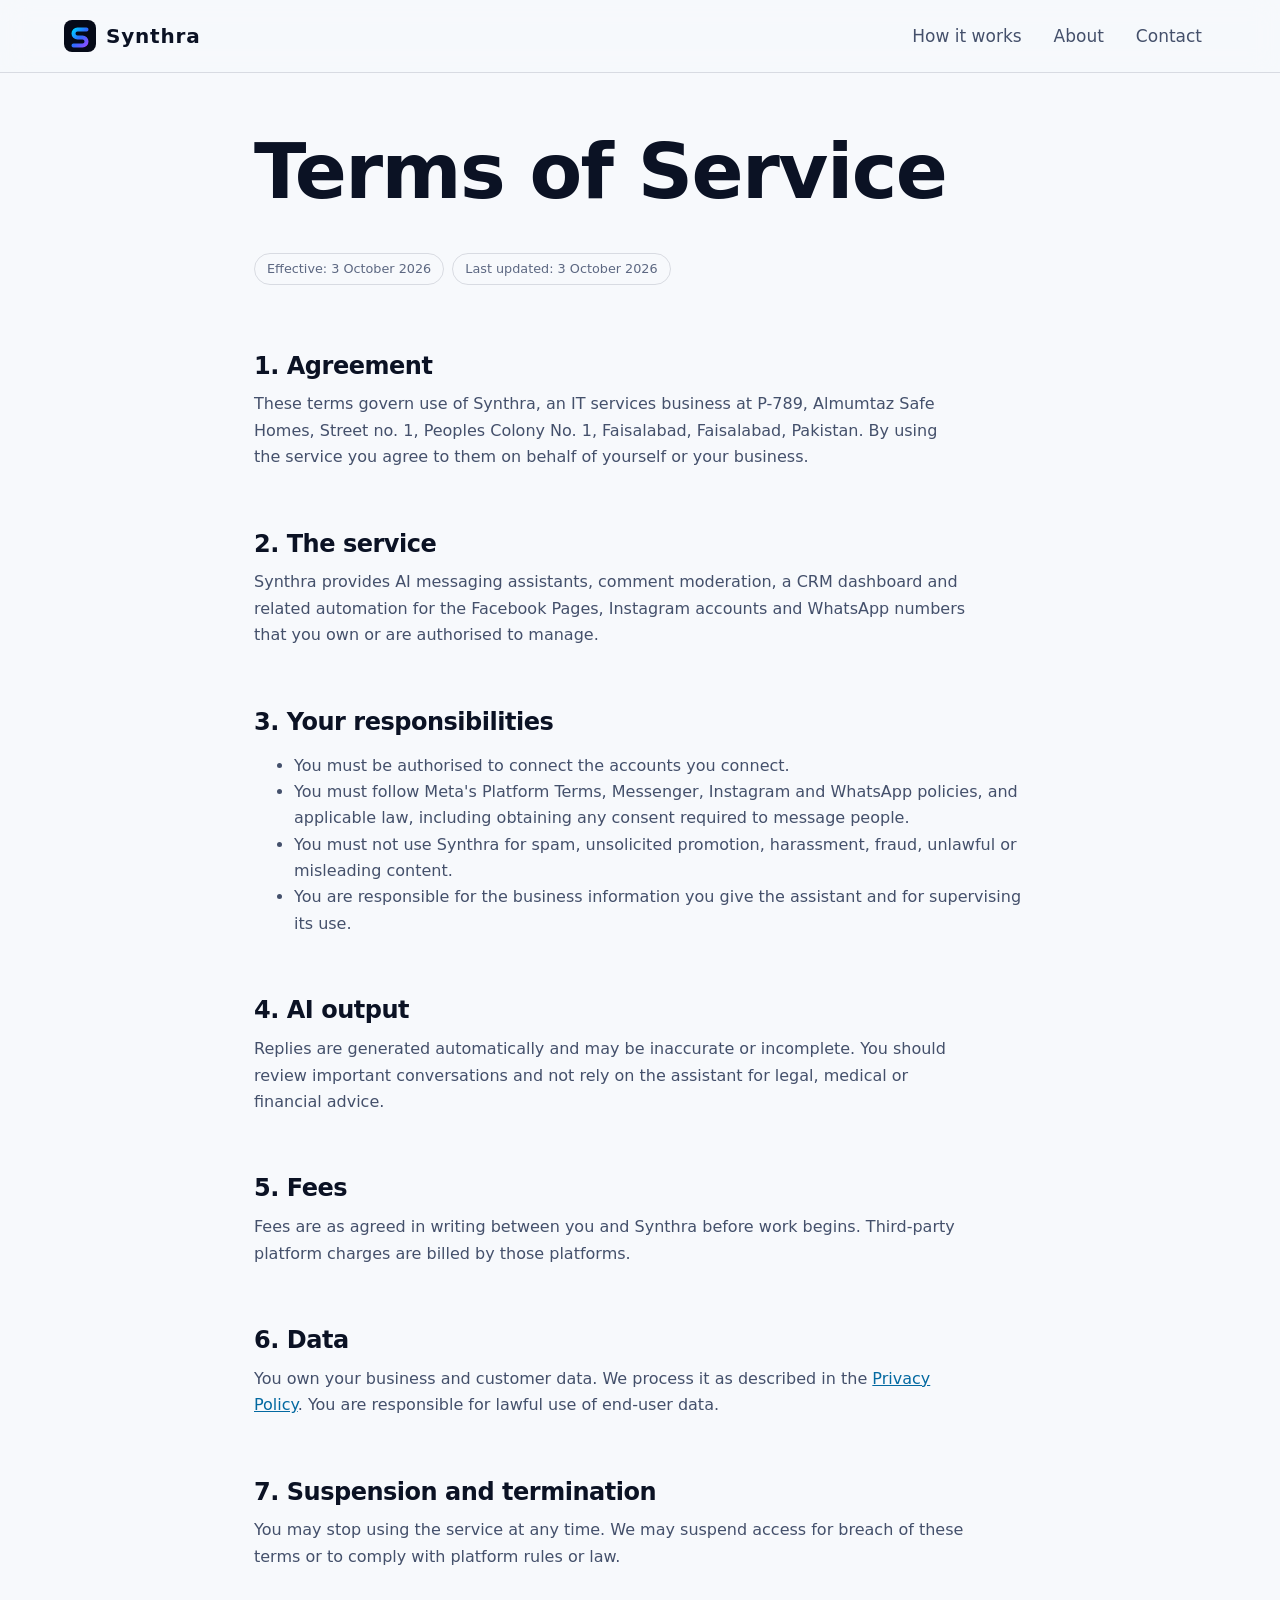
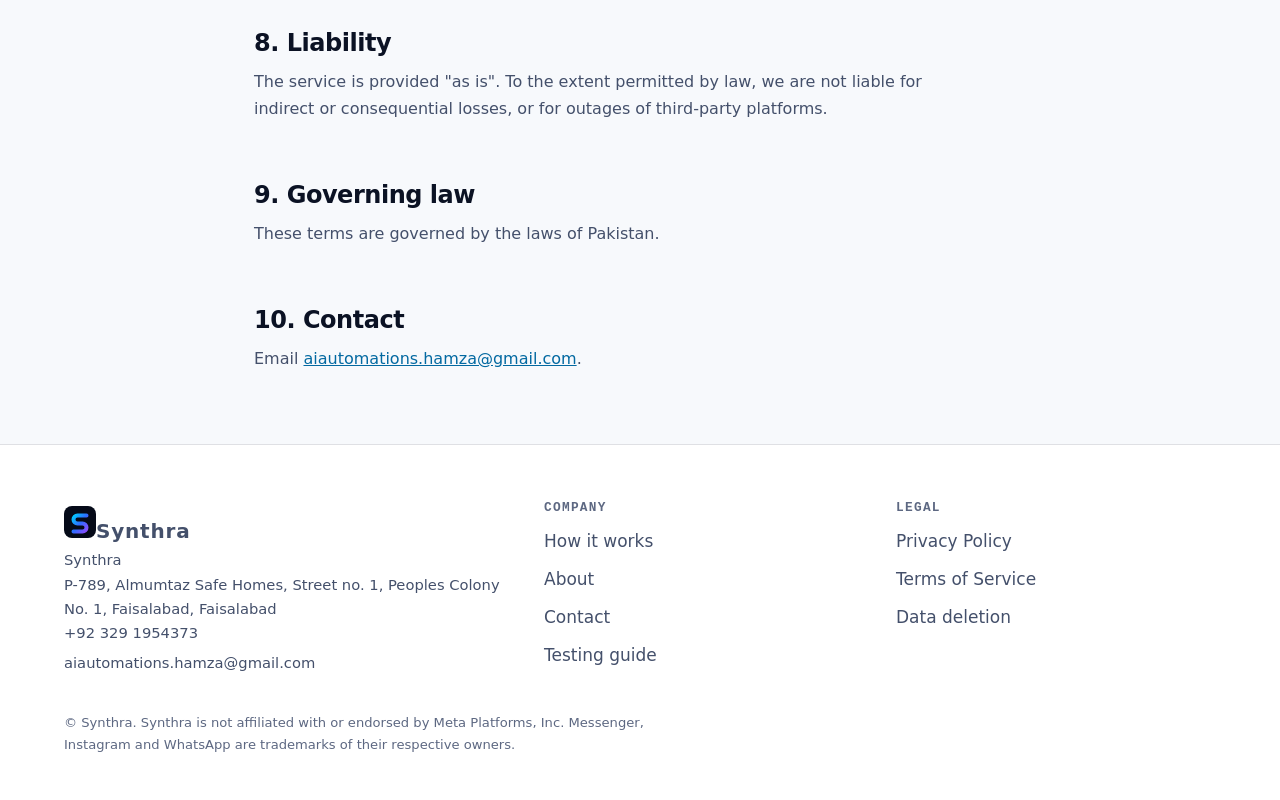
<file: terms.html>
<!doctype html><html lang="en"><head><meta charset="utf-8"><meta name="viewport" content="width=device-width,initial-scale=1"><title>Terms of Service | Synthra</title><meta name="description" content="Terms of Service for using Synthra's AI messaging assistant and CRM services."><link rel="canonical" href="https://www.synthra.online/terms.html"><link rel="icon" href="assets/logo.svg" type="image/svg+xml"><link rel="stylesheet" href="assets/styles.css"></head><body>
<a class="skip" href="#main">Skip to content</a>
<header class="hd"><div class="w nav"><a class="brand" href="index.html"><img src="assets/logo.svg" alt="" width="32" height="32">Synthra</a><nav aria-label="Main"><a href="how-it-works.html">How it works</a><a href="about.html">About</a><a href="contact.html">Contact</a></nav></div></header>
<main id="main" class="legal"><div class="w"><h1>Terms of Service</h1><span class="chip">Effective: 3 October 2026</span><span class="chip">Last updated: 3 October 2026</span>
<h2>1. Agreement</h2><p>These terms govern use of Synthra, an IT services business at P-789, Almumtaz Safe Homes, Street no. 1, Peoples Colony No. 1, Faisalabad, Faisalabad, Pakistan. By using the service you agree to them on behalf of yourself or your business.</p>
<h2>2. The service</h2><p>Synthra provides AI messaging assistants, comment moderation, a CRM dashboard and related automation for the Facebook Pages, Instagram accounts and WhatsApp numbers that you own or are authorised to manage.</p>
<h2>3. Your responsibilities</h2><ul><li>You must be authorised to connect the accounts you connect.</li><li>You must follow Meta's Platform Terms, Messenger, Instagram and WhatsApp policies, and applicable law, including obtaining any consent required to message people.</li><li>You must not use Synthra for spam, unsolicited promotion, harassment, fraud, unlawful or misleading content.</li><li>You are responsible for the business information you give the assistant and for supervising its use.</li></ul>
<h2>4. AI output</h2><p>Replies are generated automatically and may be inaccurate or incomplete. You should review important conversations and not rely on the assistant for legal, medical or financial advice.</p>
<h2>5. Fees</h2><p>Fees are as agreed in writing between you and Synthra before work begins. Third-party platform charges are billed by those platforms.</p>
<h2>6. Data</h2><p>You own your business and customer data. We process it as described in the <a href="privacy.html">Privacy Policy</a>. You are responsible for lawful use of end-user data.</p>
<h2>7. Suspension and termination</h2><p>You may stop using the service at any time. We may suspend access for breach of these terms or to comply with platform rules or law.</p>
<h2>8. Liability</h2><p>The service is provided "as is". To the extent permitted by law, we are not liable for indirect or consequential losses, or for outages of third-party platforms.</p>
<h2>9. Governing law</h2><p>These terms are governed by the laws of Pakistan.</p>
<h2>10. Contact</h2><p>Email <a href="mailto:aiautomations.hamza@gmail.com">aiautomations.hamza@gmail.com</a>.</p></div></main>
<footer class="ft"><div class="w"><div class="cols"><div><a class="brand" href="index.html"><img src="assets/logo.svg" alt="" width="32" height="32">Synthra</a><address>Synthra<br>P-789, Almumtaz Safe Homes, Street no. 1, Peoples Colony No. 1, Faisalabad, Faisalabad<br>+92 329 1954373<br><a href="mailto:aiautomations.hamza@gmail.com">aiautomations.hamza@gmail.com</a></address></div><div><h3>Company</h3><a href="how-it-works.html">How it works</a><a href="about.html">About</a><a href="contact.html">Contact</a><a href="testing.html">Testing guide</a></div><div><h3>Legal</h3><a href="privacy.html">Privacy Policy</a><a href="terms.html">Terms of Service</a><a href="data-deletion.html">Data deletion</a></div></div>
<p class="fine">© Synthra. Synthra is not affiliated with or endorsed by Meta Platforms, Inc. Messenger, Instagram and WhatsApp are trademarks of their respective owners.</p></div></footer></body></html>
</file>
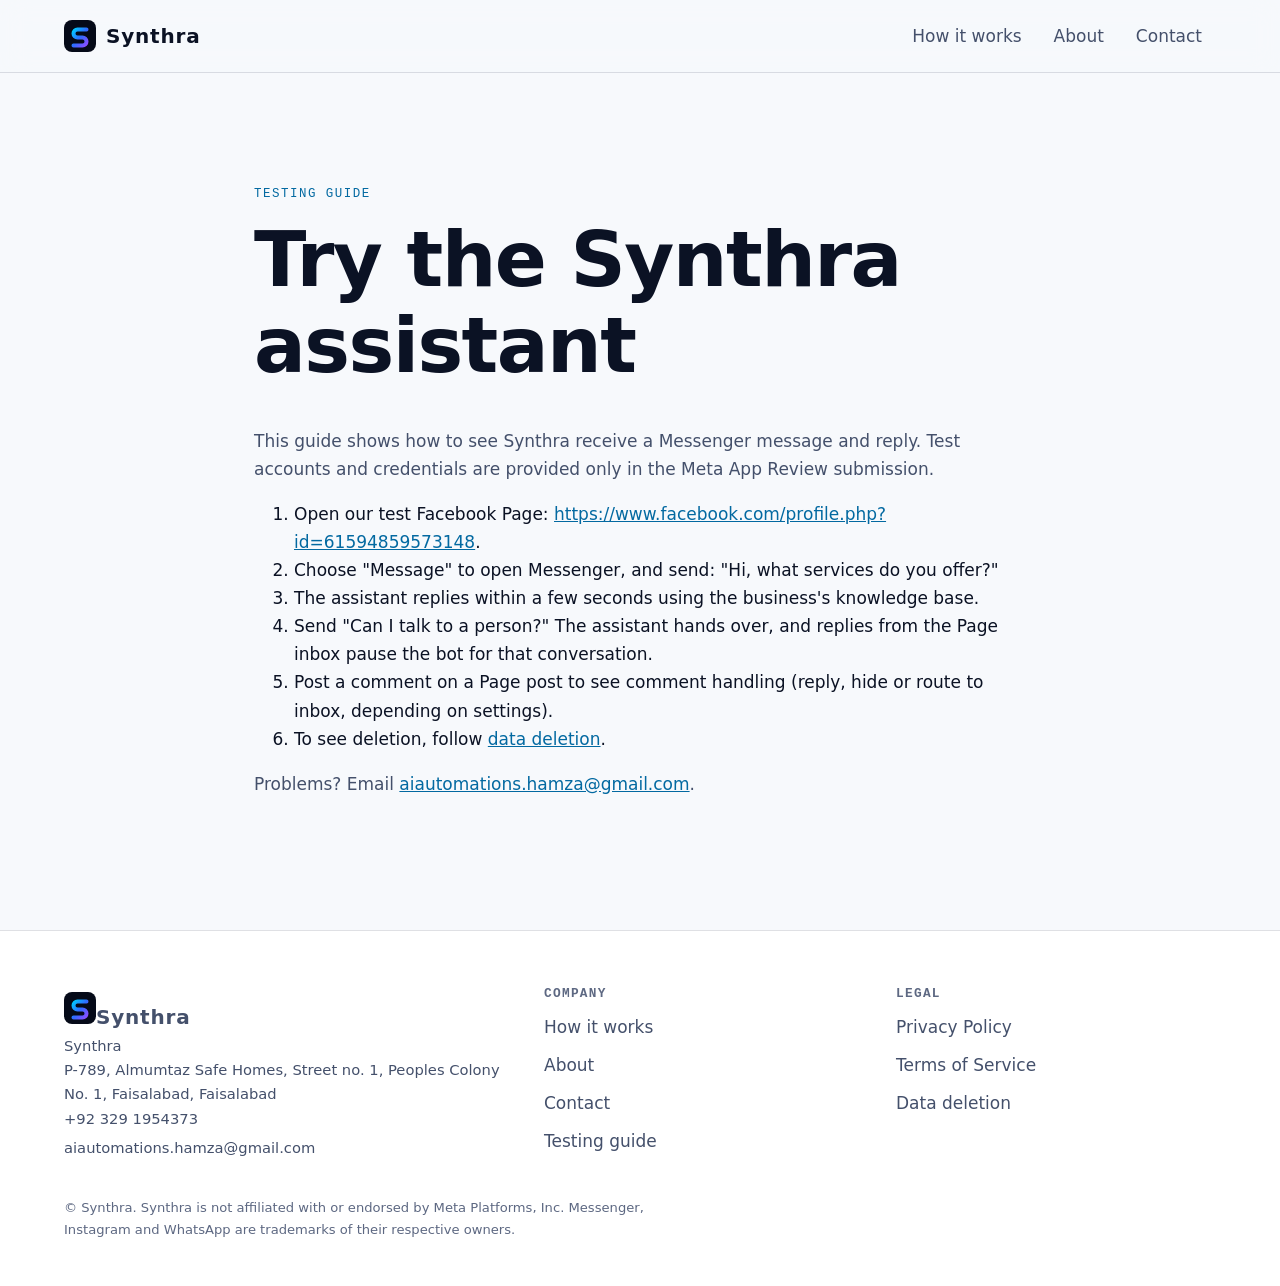
<file: testing.html>
<!doctype html><html lang="en"><head><meta charset="utf-8"><meta name="viewport" content="width=device-width,initial-scale=1"><title>Testing guide | Synthra</title><meta name="description" content="Step-by-step instructions for testing the Synthra messaging assistant on Messenger."><link rel="canonical" href="https://www.synthra.online/testing.html"><link rel="icon" href="assets/logo.svg" type="image/svg+xml"><link rel="stylesheet" href="assets/styles.css"></head><body>
<a class="skip" href="#main">Skip to content</a>
<header class="hd"><div class="w nav"><a class="brand" href="index.html"><img src="assets/logo.svg" alt="" width="32" height="32">Synthra</a><nav aria-label="Main"><a href="how-it-works.html">How it works</a><a href="about.html">About</a><a href="contact.html">Contact</a></nav></div></header>
<main id="main"><section class="sec" style="border:0"><div class="w" style="max-width:820px"><span class="eyebrow">Testing guide</span><h1>Try the Synthra assistant</h1>
<p>This guide shows how to see Synthra receive a Messenger message and reply. Test accounts and credentials are provided only in the Meta App Review submission.</p>
<ol><li>Open our test Facebook Page: <a href="https://www.facebook.com/profile.php?id=61594859573148">https://www.facebook.com/profile.php?id=61594859573148</a>.</li><li>Choose "Message" to open Messenger, and send: "Hi, what services do you offer?"</li><li>The assistant replies within a few seconds using the business's knowledge base.</li><li>Send "Can I talk to a person?" The assistant hands over, and replies from the Page inbox pause the bot for that conversation.</li><li>Post a comment on a Page post to see comment handling (reply, hide or route to inbox, depending on settings).</li><li>To see deletion, follow <a href="data-deletion.html">data deletion</a>.</li></ol>
<p>Problems? Email <a href="mailto:aiautomations.hamza@gmail.com">aiautomations.hamza@gmail.com</a>.</p></div></section></main>
<footer class="ft"><div class="w"><div class="cols"><div><a class="brand" href="index.html"><img src="assets/logo.svg" alt="" width="32" height="32">Synthra</a><address>Synthra<br>P-789, Almumtaz Safe Homes, Street no. 1, Peoples Colony No. 1, Faisalabad, Faisalabad<br>+92 329 1954373<br><a href="mailto:aiautomations.hamza@gmail.com">aiautomations.hamza@gmail.com</a></address></div><div><h3>Company</h3><a href="how-it-works.html">How it works</a><a href="about.html">About</a><a href="contact.html">Contact</a><a href="testing.html">Testing guide</a></div><div><h3>Legal</h3><a href="privacy.html">Privacy Policy</a><a href="terms.html">Terms of Service</a><a href="data-deletion.html">Data deletion</a></div></div>
<p class="fine">© Synthra. Synthra is not affiliated with or endorsed by Meta Platforms, Inc. Messenger, Instagram and WhatsApp are trademarks of their respective owners.</p></div></footer></body></html>
</file>
<file: assets/styles.css>
:root{--bg:#050A18;--s:#0A1124;--r:#101A33;--b:rgba(255,255,255,.09);--t:#F5F7FB;--t2:#A8B3CC;--t3:#7C879F;--c:#22D3EE;--v:#8A6BFF;--ok:#34D399;--g:linear-gradient(90deg,#00C8FF,#2F6BFF 50%,#8A4DFF);color-scheme:dark}
@media(prefers-color-scheme:light){:root{--bg:#F7F9FC;--s:#fff;--r:#EEF2F9;--b:rgba(10,20,50,.13);--t:#0B1224;--t2:#44506B;--t3:#5D6882;--c:#0369A1;--v:#5B3FD6;color-scheme:light}}
*{box-sizing:border-box}html{scroll-behavior:smooth}
body{margin:0;background:var(--bg);color:var(--t);font:17px/1.65 Inter,Geist,system-ui,-apple-system,"Segoe UI",Roboto,sans-serif;-webkit-font-smoothing:antialiased}
a{color:var(--c)}a:focus-visible,summary:focus-visible{outline:2px solid var(--c);outline-offset:3px;border-radius:6px}
h1,h2,h3{font-family:"Space Grotesk",Sora,Inter,system-ui,sans-serif;letter-spacing:-.02em;line-height:1.12;margin:0 0 .5em}
h1{font-size:clamp(2.5rem,6vw,4.8rem)}h2{font-size:clamp(1.7rem,3.4vw,2.6rem)}h3{font-size:1.2rem}
p{margin:0 0 1em;color:var(--t2);max-width:70ch}
.w{max-width:1200px;margin:0 auto;padding:0 24px}
.grad{background:var(--g);-webkit-background-clip:text;background-clip:text;color:transparent}
.eyebrow{font:500 .78rem/1 "JetBrains Mono",ui-monospace,Menlo,monospace;letter-spacing:.12em;text-transform:uppercase;color:var(--c);margin-bottom:16px;display:block}
.skip{position:absolute;left:-999px}.skip:focus{left:12px;top:12px;background:var(--s);padding:8px 14px;z-index:99}
.hd{position:sticky;top:0;z-index:20;background:color-mix(in srgb,var(--bg) 78%,transparent);backdrop-filter:blur(14px);border-bottom:1px solid var(--b)}
.nav{display:flex;align-items:center;justify-content:space-between;gap:12px 24px;flex-wrap:wrap;padding-top:12px;padding-bottom:12px}
.brand{display:flex;align-items:center;gap:10px;font:700 1.25rem "Space Grotesk",system-ui,sans-serif;color:var(--t);text-decoration:none;letter-spacing:.04em}
.nav nav{display:flex;gap:4px;flex-wrap:wrap}.nav nav a{color:var(--t2);text-decoration:none;padding:10px 14px;border-radius:10px;min-height:44px}
.nav nav a:hover{color:var(--t);background:var(--r)}
.btn{display:inline-flex;align-items:center;justify-content:center;min-height:48px;padding:0 24px;border-radius:12px;font-weight:600;text-decoration:none;border:1px solid var(--b);color:var(--t);background:transparent;transition:transform .2s ease-out,box-shadow .2s ease-out}
.btn:hover{transform:translateY(-2px)}.btn.p{background:var(--g);color:#04101F;border:0;box-shadow:0 8px 30px -8px rgba(47,107,255,.6)}
.cta{display:flex;gap:12px;flex-wrap:wrap;margin-top:28px}
.sec{padding:clamp(64px,9vw,120px) 0;border-top:1px solid var(--b)}
.hero{position:relative;overflow:hidden;padding:clamp(64px,10vw,128px) 0;border:0;background:radial-gradient(60% 50% at 20% 0%,rgba(34,211,238,.18),transparent),radial-gradient(50% 50% at 90% 20%,rgba(138,77,255,.2),transparent)}
.hero:before{content:"";position:absolute;inset:0;background-image:radial-gradient(var(--b) 1px,transparent 1px);background-size:28px 28px;-webkit-mask:radial-gradient(70% 70% at 50% 30%,#000,transparent);mask:radial-gradient(70% 70% at 50% 30%,#000,transparent)}
.hero .w{position:relative;display:grid;grid-template-columns:1.1fr .9fr;gap:48px;align-items:center}
.card{background:var(--s);border:1px solid var(--b);border-radius:18px;padding:28px;transition:transform .2s ease-out,border-color .2s}
.card:hover{transform:translateY(-3px);border-color:rgba(34,211,238,.4)}
.bento{display:grid;grid-template-columns:repeat(3,1fr);gap:16px}.bento .wide{grid-column:span 2}
.chan{display:flex;gap:10px;flex-wrap:wrap;margin-top:28px}.chan span{border:1px solid var(--b);border-radius:999px;padding:6px 16px;color:var(--t2);font-size:.9rem;background:var(--s)}
.chat{background:var(--s);border:1px solid var(--b);border-radius:20px;padding:20px;box-shadow:0 30px 80px -30px rgba(47,107,255,.5)}
.chat small{display:block;font:500 .72rem "JetBrains Mono",monospace;letter-spacing:.1em;text-transform:uppercase;color:var(--t3);margin-bottom:14px}
.m{max-width:82%;padding:10px 14px;border-radius:14px;margin:8px 0;font-size:.95rem;line-height:1.45}
.m.u{background:var(--r);color:var(--t)}.m.a{margin-left:auto;background:var(--g);color:#04101F}
.note{font-size:.8rem;color:var(--ok);text-align:center;margin-top:12px;font-family:"JetBrains Mono",monospace}
.steps{display:grid;grid-template-columns:repeat(4,1fr);gap:16px;counter-reset:s;padding:0;list-style:none}
.steps li{counter-increment:s}.steps li:before{content:"0" counter(s) " /";font:500 .8rem "JetBrains Mono",monospace;color:var(--c);display:block;margin-bottom:10px}
.price{display:grid;grid-template-columns:repeat(3,1fr);gap:16px}.price .hot{border-color:var(--c);box-shadow:0 0 0 1px var(--c)}
.amt{font:700 2rem "Space Grotesk",sans-serif;font-variant-numeric:tabular-nums;color:var(--t)}
ul.f{padding-left:1.1em;color:var(--t2)}ul.f li{margin:.3em 0}
.tw{overflow-x:auto;border:1px solid var(--b);border-radius:14px}table{border-collapse:collapse;width:100%;min-width:560px}
th,td{padding:12px 16px;text-align:left;border-bottom:1px solid var(--b);color:var(--t2)}th{color:var(--t);background:var(--s);position:sticky;top:0}
.legal{background:var(--bg);padding:56px 0}.legal .w{max-width:820px}.legal h2{font-size:1.5rem;margin-top:2em;padding-top:.5em}
.legal p,.legal li{color:var(--t2);font-size:1rem}.chip{display:inline-block;border:1px solid var(--b);border-radius:999px;padding:4px 12px;font-size:.8rem;margin:0 8px 8px 0;color:var(--t3)}
.toc{background:var(--s);border:1px solid var(--b);border-radius:14px;padding:16px 24px;margin:24px 0}.toc a{display:inline-block;margin:4px 14px 4px 0}
details{border:1px solid var(--b);border-radius:12px;padding:14px 18px;margin:10px 0;background:var(--s)}summary{cursor:pointer;font-weight:600}
label{display:block;font-weight:600;margin:16px 0 6px}input,textarea{width:100%;min-height:48px;padding:12px;border-radius:10px;border:1px solid var(--b);background:var(--s);color:var(--t);font:inherit}
.ft{border-top:1px solid var(--b);background:var(--s);padding:56px 0 32px;margin-top:0}.ft .cols{display:grid;grid-template-columns:1.4fr 1fr 1fr;gap:32px}
.ft h3{font-size:.8rem;font-family:"JetBrains Mono",monospace;letter-spacing:.1em;text-transform:uppercase;color:var(--t3)}
.ft a{display:block;color:var(--t2);text-decoration:none;padding:5px 0}.ft p,.ft address{font-size:.92rem;font-style:normal;color:var(--t2)}.ft .fine{margin-top:32px;font-size:.82rem;color:var(--t3)}
@media(max-width:860px){.hero .w,.bento,.price,.steps,.ft .cols{grid-template-columns:1fr}.bento .wide{grid-column:auto}}
@media(prefers-reduced-motion:no-preference){.hero{animation:glow 14s ease-in-out infinite alternate}@keyframes glow{to{background-position:6% 4%,94% 12%}}}
@media print{.hd,.ft,.toc{display:none}body{background:#fff;color:#000}p,li{color:#000}}
</file>
